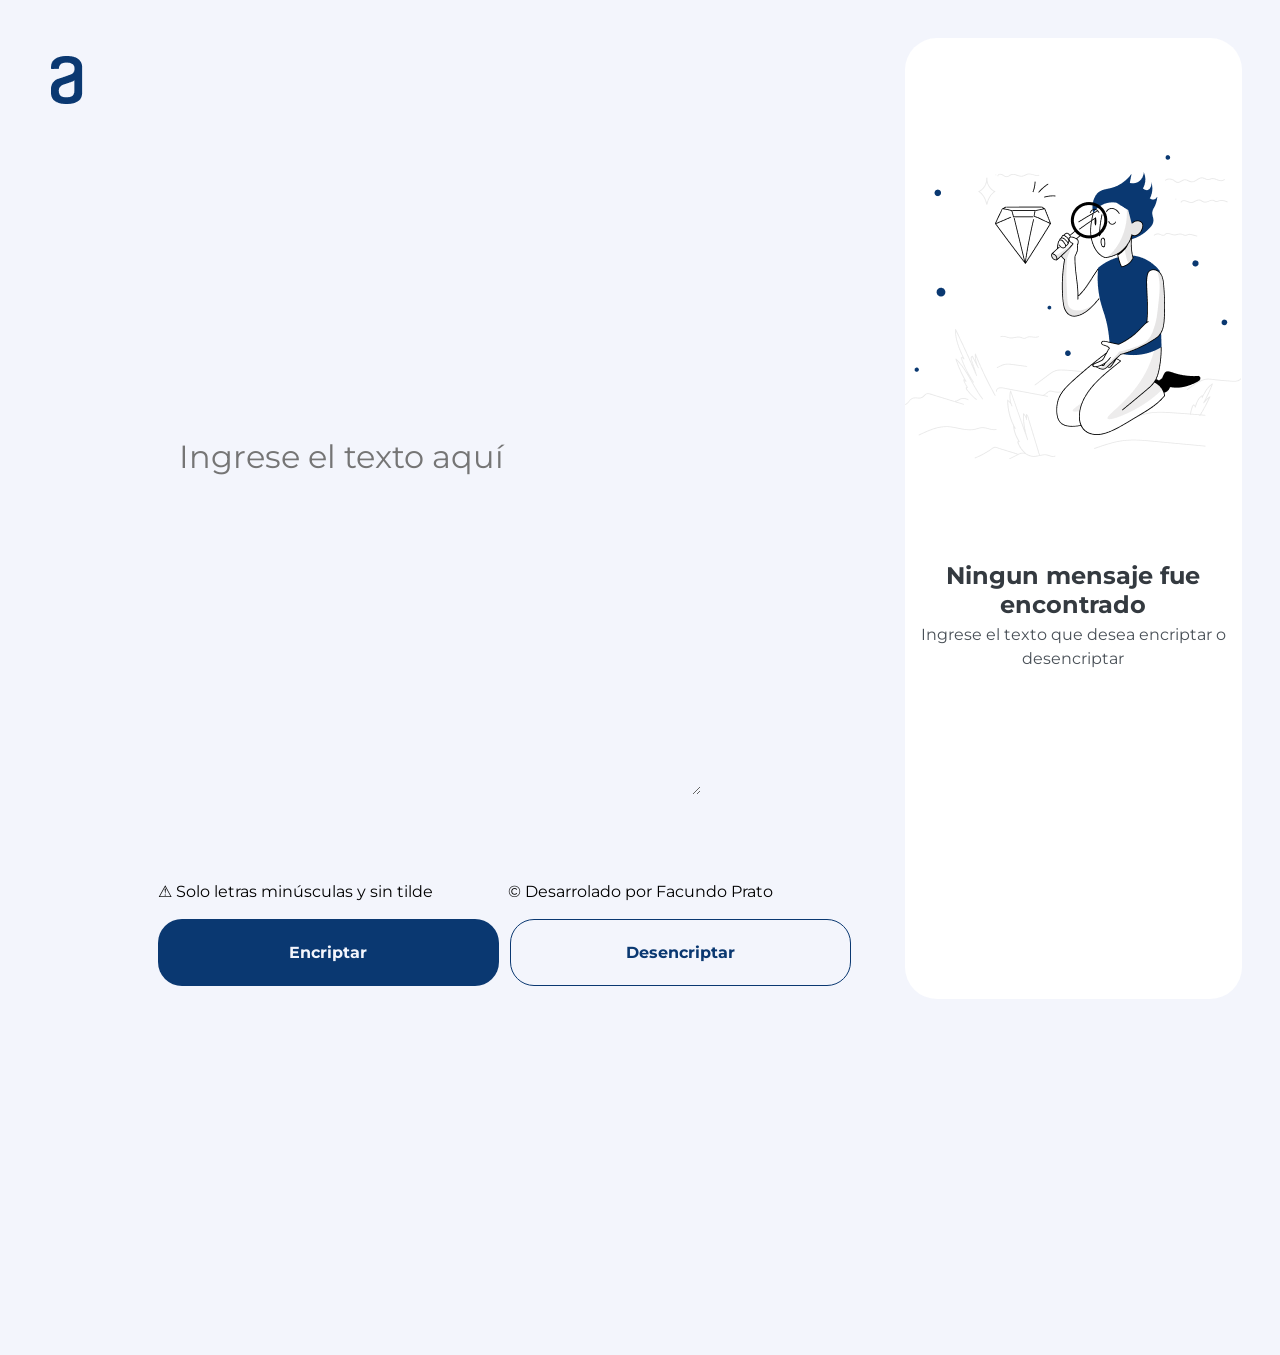
<file: index.html>
<!DOCTYPE html>

<html lang="es">
    
    <head>

        <meta charset="UTF-8"> 
        <title>Encriptador de texto</title>
        <meta name='viewport' content='width=device-width' user-scalable="no" initial-scale=1.0">
        <link rel="stylesheet" href="reset.css">
        <link rel="stylesheet" href="encriptador-style.css">
        <link href='https://fonts.googleapis.com/css2?family=Montserrat:wght@300&display=swap' rel="stylesheet">
        <link rel="icon" href="IMAGENES/logo-nuevo.png">
    
    </head>

    <body>

        <header>
            <div class="logo">
                <h1><img src="IMAGENES/Logo-1.png" alt="logo"></h1>
            </div>
        </header>

        <main class="contenedor">
                <div class="input-texto">
                    <form>

                        <section  id="ingresar-texto">
                            <textarea id="text-area" type="text" required placeholder="Ingrese el texto aquí" pattern="[a-z]{1,15}"></textarea>
                         </section>

                        <p id="solo-minus">	&#9888 Solo letras minúsculas y sin tilde</p> 
                        

                        <section class="botones">

                            <input type="submit" value="Encriptar" id="encriptar">

                            <input type="submit" value="Desencriptar" id="desencriptar">
                        
                        </section>
                       
                    </form> 
                </div>

                <div class="bloque-munheco">

                  <img src="IMAGENES/Muñeco.png" alt="Muñeco" id="imagen-munheco">
                  <p id="ningun-texto">Ningun mensaje fue encontrado</p>
                  <p id="ingrese-el-texto">Ingrese el texto que desea encriptar o desencriptar</p>
                  <p id="resultado-encriptado"></p>
                  <button id="copiar-encriptado">Copiar</button>

                </div>

                <script>
                             
                            document.getElementById('encriptar').onclick=encriptarTexto;

                            document.getElementById('desencriptar').onclick=desencriptarTexto;

                            //funcion encriptar texto

                            function encriptarTexto(evento) {

                                evento.preventDefault();
                                
                                var textoSinEncriptar = document.getElementById('text-area').value;

                                if(textoSinEncriptar!=''){
                                    //ampliar height de bloque-munheco al 40%

                                    var bloquesMunheco = document.getElementsByClassName("bloque-munheco");

                                    var formElement = document.querySelector("form");

                                    var bloquesMunheco = document.getElementsByClassName("bloque-munheco");

                                    if (formElement && bloquesMunheco.length > 0) {
                                    var formWidth = formElement.offsetWidth;
                                    if (formWidth <= 800) {
                                        bloquesMunheco[0].style.height = "40%";
                                    }
                                    }

                                    //continua la funcion

                                    var encriptacion = {
                                        'a': 'ai',
                                        'e': 'enter',
                                        'i': 'imes',
                                        'o': 'ober',
                                        'u': 'ufat'
                                    };
                                    
                                    var textoEncriptado = textoSinEncriptar.replace(/[aeiou]/gi, function(match) {
                                        return encriptacion[match.toLowerCase()];
                                    });

                                    // Ocultar elementos//
                                    document.getElementById('imagen-munheco').style.visibility = 'hidden';
                                    document.getElementById('ningun-texto').style.visibility = 'hidden';
                                    document.getElementById('ingrese-el-texto').style.visibility = 'hidden';

                                    //Texto encriptado a HTML//
                                    document.getElementById('resultado-encriptado').textContent = textoEncriptado;

                                    //Boton copiar visible//
                                    document.getElementById('copiar-encriptado').style.visibility='visible';

                                    // Limpiar el campo de text-area//
                                    //document.getElementById('text-area').value = '';//
                                }
                                    
                                    else{
                                        //visibilidad de la imagen munheco
                                        var imagenMunheco = document.getElementById("imagen-munheco");

                                        var formElement = document.querySelector("form");

                                        var formWidth = formElement.offsetWidth;

                                        if (formWidth <= 800) {
                                            imagenMunheco.style.visibility = "hidden";
                                        }       
                                        
                                        //reducir height de bloque-munheco al 20%

                                        var bloquesMunheco = document.getElementsByClassName("bloque-munheco");

                                        var formElement = document.querySelector("form");

                                        var bloquesMunheco = document.getElementsByClassName("bloque-munheco");

                                        if (formElement && bloquesMunheco.length > 0) {
                                            var formWidth = formElement.offsetWidth;
                                            if (formWidth <= 800) {
                                                bloquesMunheco[0].style.height = "20%";
                                            }
                                        }

                                        //visibilidad de los textos del bloque-munheco
                                        document.getElementById('ningun-texto').style.visibility='visible';
                                        document.getElementById('ingrese-el-texto').style.visibility='visible';

                                        //Texto encriptado a HTML//
                                        document.getElementById('resultado-encriptado').textContent = '';
                                            
                                        //Boton copiar  no visible//
                                        document.getElementById('copiar-encriptado').style.visibility='hidden';

                                    }
                            }

                            //funcion desencriptar texto

                            function desencriptarTexto(evento) {
                                evento.preventDefault();

                                var textoEncriptado = document.getElementById('text-area').value;

                                if (textoEncriptado !== '') {

                                    //ampliar height de bloque-munheco al 40%

                                    var bloquesMunheco = document.getElementsByClassName("bloque-munheco");

                                    var formElement = document.querySelector("form");

                                    var bloquesMunheco = document.getElementsByClassName("bloque-munheco");

                                    if (formElement && bloquesMunheco.length > 0) {
                                    var formWidth = formElement.offsetWidth;
                                    if (formWidth <= 800) {
                                        bloquesMunheco[0].style.height = "40%";
                                    }
                                    }

                                    //continua la funcion
                                    
                                    var desencriptacion = {
                                        'ai': 'a',
                                        'enter': 'e',
                                        'imes': 'i',
                                        'ober': 'o',
                                        'ufat': 'u'
                                    };

                                    var textoDesencriptado = textoEncriptado.replace(/ai|enter|imes|ober|ufat/gi, function(match) {
                                        return desencriptacion[match.toLowerCase()];
                                    });

                                    // Ocultar elementos
                                    document.getElementById('imagen-munheco').style.visibility = 'hidden';
                                    document.getElementById('ningun-texto').style.visibility = 'hidden';
                                    document.getElementById('ingrese-el-texto').style.visibility = 'hidden';

                                    // Texto desencriptado a HTML
                                    document.getElementById('resultado-encriptado').textContent = textoDesencriptado;

                                    // Boton copiar visible
                                    document.getElementById('copiar-encriptado').style.visibility = 'visible';
                                } 
                                    else {
                                        //visibilidad de la imagen munheco
                                        var imagenMunheco = document.getElementById("imagen-munheco");

                                        var formElement = document.querySelector("form");

                                        var formWidth = formElement.offsetWidth;

                                        if (formWidth <= 800) {
                                            imagenMunheco.style.visibility = "hidden";
                                        }  

                                        //reducir height de bloque-munheco al 20%

                                        var bloquesMunheco = document.getElementsByClassName("bloque-munheco");

                                        var formElement = document.querySelector("form");

                                        var bloquesMunheco = document.getElementsByClassName("bloque-munheco");

                                        if (formElement && bloquesMunheco.length > 0) {
                                            var formWidth = formElement.offsetWidth;
                                            if (formWidth <= 800) {
                                                bloquesMunheco[0].style.height = "20%";
                                            }
                                        }

                                        //visibilidad de los textos de bloque-munheco                       
                                        document.getElementById('ningun-texto').style.visibility = 'visible';
                                        document.getElementById('ingrese-el-texto').style.visibility = 'visible';

                                        // Texto desencriptado a HTML
                                        document.getElementById('resultado-encriptado').textContent = '';

                                        // Boton copiar no visible
                                        document.getElementById('copiar-encriptado').style.visibility = 'hidden';

                                    }
                            }

                        
                                document.getElementById('copiar-encriptado').onclick = function() {
                                    var resultadoEncriptado = document.getElementById('resultado-encriptado');
                                    
                                    // Crear un elemento de textarea temporal para copiar el texto encriptado
                                    var tempTextarea = document.createElement('textarea');
                                    tempTextarea.value = resultadoEncriptado.textContent;
                                    document.body.appendChild(tempTextarea);
                                    
                                    // Seleccionar el texto dentro del textarea temporal
                                    tempTextarea.select();
                                    tempTextarea.setSelectionRange(0, 99999); // Para dispositivos móviles
                                    
                                    // Copiar el texto al portapapeles
                                    document.execCommand('copy');
                                    
                                    // Eliminar el textarea temporal
                                    document.body.removeChild(tempTextarea);
                                    
                                    // Alerta o mensaje de éxito
                                    alert('Texto encriptado copiado al portapapeles.');
                                };
                            
                           
                </script> 

        </main>
        
        <footer>
            <p class="copyright">&copy Desarrolado por Facundo Prato</p>
        </footer>
        
    </body>
</html>
</file>
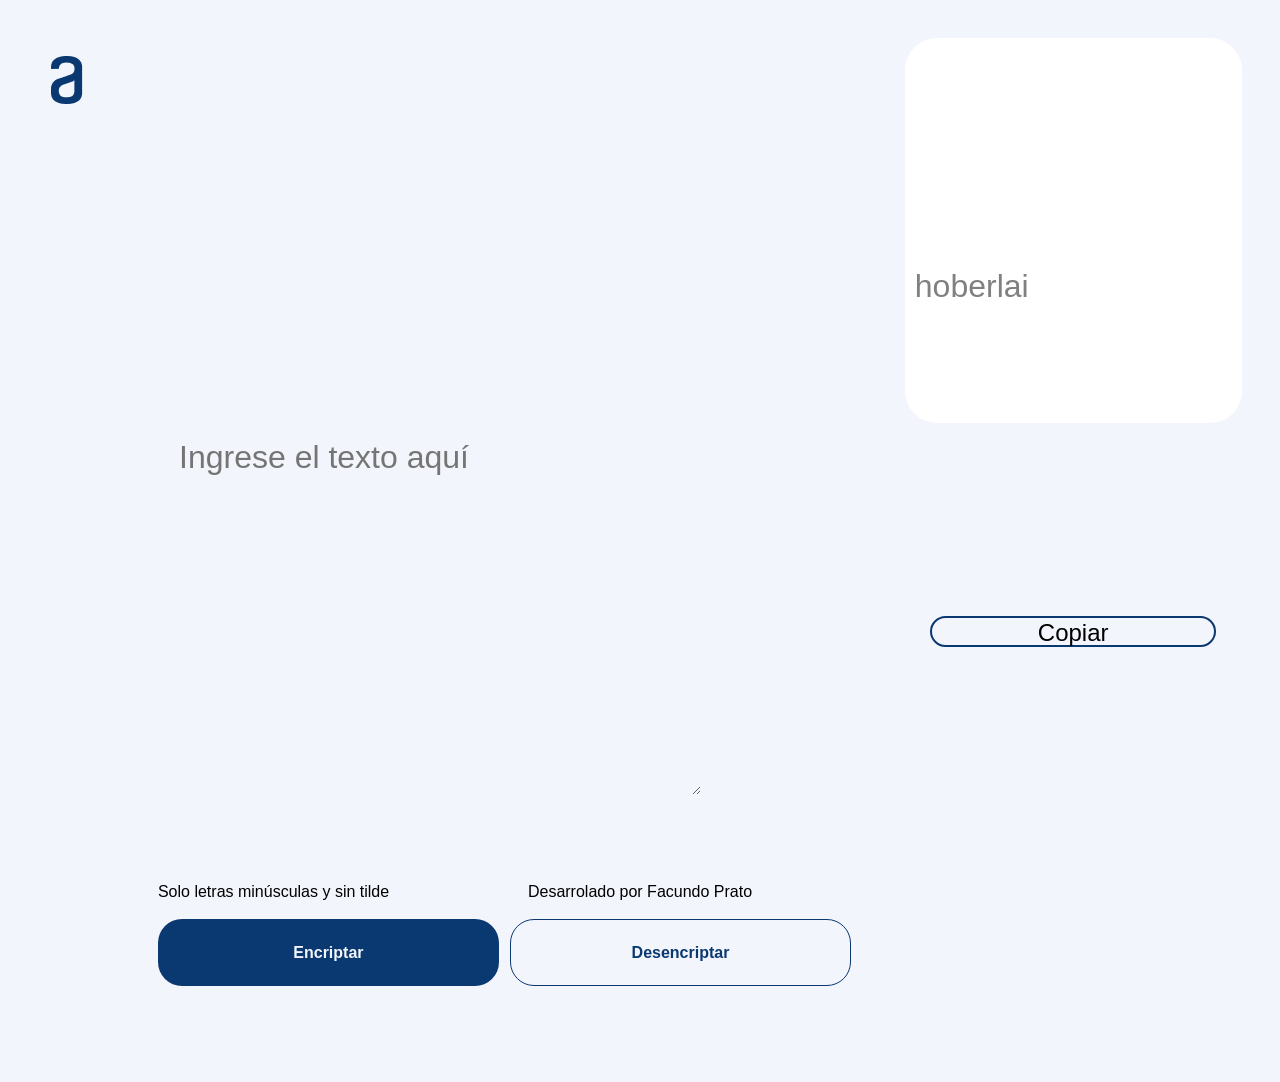
<file: Encriptador de texto.html>
<!DOCTYPE html>
<!-- saved from url=(0099)file:///C:/Users/Joaquin/FACUNDO/PROGRAMACION/ORACLE%20ONE/ALURA%20INTRO/CHALLENGE/encriptador.html -->
<html lang="es"><head><meta http-equiv="Content-Type" content="text/html; charset=UTF-8">

         
        <title>Encriptador de texto</title>
        <meta name="viewport" content="width=device-width" user-scalable="no" initial-scale="1.0&quot;">
        <link rel="stylesheet" href="./Encriptador de texto_files/reset.css">
        <link rel="stylesheet" href="./Encriptador de texto_files/encriptador-style.css">
        <link href="./Encriptador de texto_files/css2" rel="stylesheet">
        <link rel="icon" href="file:///C:/Users/Joaquin/FACUNDO/PROGRAMACION/ORACLE%20ONE/ALURA%20INTRO/CHALLENGE/IMAGENES/logo-nuevo.png">
    
    </head>

    <body>

        <header>
            <div class="logo">
                <h1><img src="./Encriptador de texto_files/Logo-1.png" alt="logo"></h1>
            </div>
        </header>

        <main class="contenedor">
                <div class="input-texto">
                    <form>

                        <section id="ingresar-texto">
                            <textarea id="text-area" type="text" required="" placeholder="Ingrese el texto aquí" pattern="[a-z]{1,15}"></textarea>
                         </section>

                        <p id="solo-minus">Solo letras minúsculas y sin tilde</p> 

                        <section class="botones">
                            
                             

                            <input type="submit" value="Encriptar" id="encriptar">

                            <input type="submit" value="Desencriptar" id="desencriptar">
                        
                        </section>
                       
                    </form> 
                </div>

                <div class="bloque-munheco" style="height: 40%;">

                  <img src="./Encriptador de texto_files/Muñeco.png" alt="Muñeco" id="imagen-munheco" style="visibility: hidden;">
                  <p id="ningun-texto" style="visibility: hidden;">Ningun mensaje fue encontrado</p>
                  <p id="ingrese-el-texto" style="visibility: hidden;">Ingrese el texto que desea encriptar o desencriptar</p>
                  <p id="resultado-encriptado">hoberlai</p>
                  <button id="copiar-encriptado" style="visibility: visible;">Copiar</button>

                </div>

                <script>
                             
                            document.getElementById('encriptar').onclick=encriptarTexto;

                            document.getElementById('desencriptar').onclick=desencriptarTexto;

                            //funcion encriptar texto

                            function encriptarTexto(evento) {

                                evento.preventDefault();
                                
                                var textoSinEncriptar = document.getElementById('text-area').value;

                                if(textoSinEncriptar!=''){
                                    //ampliar height de bloque-munheco al 40%

                                    var bloquesMunheco = document.getElementsByClassName("bloque-munheco");

                                    var formElement = document.querySelector("form");

                                    var bloquesMunheco = document.getElementsByClassName("bloque-munheco");

                                    if (formElement && bloquesMunheco.length > 0) {
                                    var formWidth = formElement.offsetWidth;
                                    if (formWidth <= 800) {
                                        bloquesMunheco[0].style.height = "40%";
                                    }
                                    }

                                    //continua la funcion

                                    var encriptacion = {
                                        'a': 'ai',
                                        'e': 'enter',
                                        'i': 'imes',
                                        'o': 'ober',
                                        'u': 'ufat'
                                    };
                                    
                                    var textoEncriptado = textoSinEncriptar.replace(/[aeiou]/gi, function(match) {
                                        return encriptacion[match.toLowerCase()];
                                    });

                                    // Ocultar elementos//
                                    document.getElementById('imagen-munheco').style.visibility = 'hidden';
                                    document.getElementById('ningun-texto').style.visibility = 'hidden';
                                    document.getElementById('ingrese-el-texto').style.visibility = 'hidden';

                                    //Texto encriptado a HTML//
                                    document.getElementById('resultado-encriptado').textContent = textoEncriptado;

                                    //Boton copiar visible//
                                    document.getElementById('copiar-encriptado').style.visibility='visible';

                                    // Limpiar el campo de text-area//
                                    //document.getElementById('text-area').value = '';//
                                }
                                    
                                    else{
                                        //visibilidad de la imagen munheco
                                        var imagenMunheco = document.getElementById("imagen-munheco");

                                        var formElement = document.querySelector("form");

                                        var formWidth = formElement.offsetWidth;

                                        if (formWidth <= 800) {
                                            imagenMunheco.style.visibility = "hidden";
                                        }                         
                                        //visibilidad de los textos del bloque-munheco
                                        document.getElementById('ningun-texto').style.visibility='visible';
                                        document.getElementById('ingrese-el-texto').style.visibility='visible';

                                        //Texto encriptado a HTML//
                                        document.getElementById('resultado-encriptado').textContent = '';
                                            
                                        //Boton copiar  no visible//
                                        document.getElementById('copiar-encriptado').style.visibility='hidden';

                                    }
                            }

                            //funcion desencriptar texto

                            function desencriptarTexto(evento) {
                                evento.preventDefault();

                                var textoEncriptado = document.getElementById('text-area').value;

                                if (textoEncriptado !== '') {

                                    //ampliar height de bloque-munheco al 40%

                                    var bloquesMunheco = document.getElementsByClassName("bloque-munheco");

                                    var formElement = document.querySelector("form");

                                    var bloquesMunheco = document.getElementsByClassName("bloque-munheco");

                                    if (formElement && bloquesMunheco.length > 0) {
                                    var formWidth = formElement.offsetWidth;
                                    if (formWidth <= 800) {
                                        bloquesMunheco[0].style.height = "40%";
                                    }
                                    }

                                    //continua la funcion
                                    
                                    var desencriptacion = {
                                        'ai': 'a',
                                        'enter': 'e',
                                        'imes': 'i',
                                        'ober': 'o',
                                        'ufat': 'u'
                                    };

                                    var textoDesencriptado = textoEncriptado.replace(/ai|enter|imes|ober|ufat/gi, function(match) {
                                        return desencriptacion[match.toLowerCase()];
                                    });

                                    // Ocultar elementos
                                    document.getElementById('imagen-munheco').style.visibility = 'hidden';
                                    document.getElementById('ningun-texto').style.visibility = 'hidden';
                                    document.getElementById('ingrese-el-texto').style.visibility = 'hidden';

                                    // Texto desencriptado a HTML
                                    document.getElementById('resultado-encriptado').textContent = textoDesencriptado;

                                    // Boton copiar visible
                                    document.getElementById('copiar-encriptado').style.visibility = 'visible';
                                } 
                                    else {
                                        //visibilidad de la imagen munheco
                                        var imagenMunheco = document.getElementById("imagen-munheco");

                                        var formElement = document.querySelector("form");

                                        var formWidth = formElement.offsetWidth;

                                        if (formWidth <= 800) {
                                            imagenMunheco.style.visibility = "hidden";
                                        }  
                                        //visibilidad de los textos de bloque-munheco                       
                                        document.getElementById('ningun-texto').style.visibility = 'visible';
                                        document.getElementById('ingrese-el-texto').style.visibility = 'visible';

                                        // Texto desencriptado a HTML
                                        document.getElementById('resultado-encriptado').textContent = '';

                                        // Boton copiar no visible
                                        document.getElementById('copiar-encriptado').style.visibility = 'hidden';

                                         //ampliar height de bloque-munheco al 40%

                                        var bloquesMunheco = document.getElementsByClassName("bloque-munheco");

                                        var formElement = document.querySelector("form");

                                        var bloquesMunheco = document.getElementsByClassName("bloque-munheco");

                                        if (formElement && bloquesMunheco.length > 0) {
                                            var formWidth = formElement.offsetWidth;
                                            if (formWidth <= 800) {
                                                bloquesMunheco[0].style.height = "40%";
                                            }
                                        }
                                    }
                            }

                        
                                document.getElementById('copiar-encriptado').onclick = function() {
                                    var resultadoEncriptado = document.getElementById('resultado-encriptado');
                                    
                                    // Crear un elemento de textarea temporal para copiar el texto encriptado
                                    var tempTextarea = document.createElement('textarea');
                                    tempTextarea.value = resultadoEncriptado.textContent;
                                    document.body.appendChild(tempTextarea);
                                    
                                    // Seleccionar el texto dentro del textarea temporal
                                    tempTextarea.select();
                                    tempTextarea.setSelectionRange(0, 99999); // Para dispositivos móviles
                                    
                                    // Copiar el texto al portapapeles
                                    document.execCommand('copy');
                                    
                                    // Eliminar el textarea temporal
                                    document.body.removeChild(tempTextarea);
                                    
                                    // Alerta o mensaje de éxito
                                    alert('Texto encriptado copiado al portapapeles.');
                                };
                            
                           
                </script> 

        </main>
        
        <footer>
            <p class="copyright">Desarrolado por Facundo Prato</p>
        </footer>
        
    

</body></html>
</file>
<file: encriptador-style.css>
body {
    height: 1044px;
    width: 100%;
    background: #F3F5FC;
  }
  
  .logo {
    position: absolute;
    left: 0.52%;
    top: 6.2%;
    
  }
  
  .contenedor {
    height: 92%;
    margin: 3%;
    display: flex;
  }
  form{
    flex: 70%;
    width: 100%;
    height: 100%;
  }

  #ingresar-texto{
  height: 70%;
  
  }

  .input-texto {
    flex: 72%;
  }
  
  .input-texto textarea[type="text"] {
    width: 60%;
    height: 100%;
    position: relative;
    top: 12%;
    left: 16%;
    text-overflow: clip;
    background: #F3F5FC;
    border: none;
    outline: none;
    font-size: 32px;
    align-content: center;
    color: rgba(10, 56, 113, 1);
    font-family: 'Montserrat', sans-serif;
    font-style: normal;
    font-weight: 400px;
    line-height: 48px; 

  }
  
  .botones {
    width: 80%;
    position: relative;
    top: 20%;
    left: 13.8%;
    display: flex;
    flex-direction: row;
    gap: 1.6%;
  }
  
  .botones input[type="submit"] {
    width: 50%;
    height: 67px;
    position: relative;
    border: none;
    border-radius: 24px;
    cursor: pointer;
    font-family: 'Montserrat', sans-serif;
    font-weight: bold;
    font-size: 16px;
    line-height: 19px;
    text-align: center;
    background-color: rgba(10, 56, 113, 1);
    color: #F3F5FC;
  }
  #desencriptar{
    border: 1px solid;
    border-color: rgba(10, 56, 113, 1);
    background-color: transparent;
    color: rgba(10, 56, 113, 1);
  }
  
  form p {
    position: relative;
    top: 18%;
    left: 13.8%;
    font-family: 'Montserrat', sans-serif;
    font-style: normal;
  }

  .bloque-munheco {
    overflow-wrap: break-word;
    flex: 28%;
    background-color: white;
    border: none;
    border-radius: 32px;
    text-align: center;
  }
  .bloque-munheco img{
   position: relative;
   top: 12.15%;
  }
  .bloque-munheco p{
    position: relative;
    padding-bottom: 1.1%;
    top: 22.57%;
    font-size: larger;
    font-family: 'Montserrat', sans-serif;
  }
  #ningun-texto{
    font-weight: bold;
    font-size: 24px;
    line-height: 29px;
    line-height: 120%;
    color: #343A40;
  }
  #ingrese-el-texto{
    width: 100%;
    height: 3.3%;
    font-size: 16px;
    line-height: 24px;
    line-height: 150%;
    margin-right: 0 !important;
    color: #495057;
  }
  #resultado-encriptado {
    box-sizing: content-box;
    word-wrap: break-word;
    overflow: auto;
    top: -40%;
    width: 98%;
    height: 85%;
    position: relative;
    padding: 3%;
    text-align: left;
    font-size: 32px;
    line-height: 36px;
    vertical-align: top;
    color: grey;
}
  #copiar-encriptado {
    visibility: hidden;
    font-size: 24px;
    width: 85%;
    height: 8%;
    position: relative;
    left: 0%;
    top: -40%;
    border: 2px solid rgba(10, 56, 113, 1);
    border-radius: 30px;
    background-color: transparent;
}
  footer p{
    width: 100%;
    position: absolute;
    bottom: 0;
    text-align: center;
    font-family: 'Montserrat', sans-serif;
    font-style: normal;
  }
  /*media para tablet*/
  @media screen and (max-width:800px){
  
    body{
      height: 1384px;
      width: 100%;
      background: #F3F5FC;
      padding: 5%;
    }
    .contenedor{
      display: flex;
      flex-direction: column;
      margin: 0;
    }
    .logo{
      justify-content: left;
    }
    form{
      width: 100%;
    }
    #ingresar-texto {
      width: 100%;
      height: 63.3%;
      position: relative;
      top: 20%;
    }
    .input-texto textarea[type="text"]{
     width: 100%;
     height: 100%;
     position: relative;
     top: 0;
     left: 0;
    
    }
    form p {
      position: relative;
      top: 25%;
      left: 0;
    }
    .botones{
      width: 100%;
      position: relative;
      left: 0;
      top: 26%;
    }

    .botones input[type="submit"] {
      width: 100%;
      height: 67px;
      border: none;
      margin-top: 5px;
      text-align: center;
    }
    #desencriptar{
      background:none;
    }
    .bloque-munheco {
      position: relative;
      top: 3%;
      flex: none;
      height: 20%;
      width: 100%;
      border-radius: 20px;
      border-color: #F3F5FC;
      background-color: #FFFFFF;
      box-shadow: 0 24px 32px -8px rgba(0, 0, 0, 0.08);
    }
    .bloque-munheco p {
      top: -83%;
      position: relative;
      width: inherit;
    }
    #ningun-texto{
      font-size: 32px;
    }

    #ingrese-el-texto{
      top: -79%;
      font-size: 25px;
    }

    #imagen-munheco{
        visibility: hidden;
    }
    
    
    #resultado-encriptado{
      width: auto;
      height: 69%;
      top: -75%;
    }

    #copiar-encriptado {
      visibility: hidden;
      width: 90%;
      height: 20%;
      position: relative;
      left: 0;
      top: -75%;
    }

    footer{
    position: relative;
    top: 15%;
    text-align: center;
    width: 100%;
    height: 5%;
    }

    footer p{
      width: 100%;
    }
  }
  
    /*media para movil*/
  @media screen and (max-width:400px){
    body{
      height: 933px;
      width: 100%;
    }
    .logo {
      position: absolute;
      left: 0;
      top: 2.57%;
    }
    form {
      height: 100%;
      width: 100%;
      position: relative;
    }
    #ingresar-texto {
      width: 100%;
      height: 72%;
      position: relative;
    }
   
    .input-texto textarea[type="text"] {
      width: 100%;
      top: 16%;
      height: 83%;
    }
    
    #ingresar-texto {
      width: 90%;
      height: 53.3%;
      position: absolute;
      top: 5%;
    }
    
    form p {
      position: relative;
      top: 75%;
    }

    .botones {
      position: relative;
      top: 75%;
      display: flex;
      flex-direction: column;
    }

    .bloque-munheco {
      height: 20%;
      position: relative;
      margin-top: 3%;
      top: 5%;
      border-radius: 20px;
      border-color: #F3F5FC;
      background-color: #FFFFFF;
    }
  
    #ningun-texto{
      font-size: 28px;
      top: -167%;
    }

    #ingrese-el-texto{
      font-size: 16px;
      top: -163%;
    }

    #copiar-encriptado{
      margin-top: 3%;
      top: 87%;
      left: 85%;
      background-color: #F3F5FC;
    }

    #resultado-encriptado {
      position: relative;
      width: 100%;
      top: -115%;
    }
    #copiar-encriptado{
      visibility: hidden;
      width: 90%;
      height: 20%;
      position: absolute;
      left: 0%;
    }
    #copiar-encriptado {
      visibility: hidden;
      width: 90%;
      height: 20%;
      position: relative;
      left: 0;
      background-color: transparent;
      top: -117%;
    }
    footer{
      text-align: center;
      position: relative;
      top: 15%;
      text-align: center;
      width: 100%;
      height: 5%;
      }
    footer p{
      width: 100%;
    }

  }
</file>
<file: Encriptador de texto_files/encriptador-style.css>
body {
    height: 1044px;
    width: 100%;
    background: #F3F5FC;
  }
  
  .logo {
    position: absolute;
    left: 0.52%;
    top: 6.2%;
    
  }
  
  .contenedor {
    height: 92%;
    margin: 3%;
    display: flex;
  }
  form{
    flex: 70%;
    width: 100%;
    height: 100%;
  }

  #ingresar-texto{
  height: 70%;
  
  }

  .input-texto {
    flex: 72%;
  }
  
  .input-texto textarea[type="text"] {
    width: 60%;
    height: 100%;
    position: relative;
    top: 12%;
    left: 16%;
    text-overflow: clip;
    background: #F3F5FC;
    border: none;
    outline: none;
    font-size: 32px;
    align-content: center;
    color: rgba(10, 56, 113, 1);
    font-family: 'Montserrat', sans-serif;
    font-style: normal;
    font-weight: 400px;
    line-height: 48px; 

  }
  
  .botones {
    width: 80%;
    position: relative;
    top: 20%;
    left: 13.8%;
    display: flex;
    flex-direction: row;
    gap: 1.6%;
  }
  
  .botones input[type="submit"] {
    width: 50%;
    height: 67px;
    position: relative;
    border: none;
    border-radius: 24px;
    cursor: pointer;
    font-family: 'Montserrat', sans-serif;
    font-weight: bold;
    font-size: 16px;
    line-height: 19px;
    text-align: center;
    background-color: rgba(10, 56, 113, 1);
    color: #F3F5FC;
  }
  #desencriptar{
    border: 1px solid;
    border-color: rgba(10, 56, 113, 1);
    background-color: transparent;
    color: rgba(10, 56, 113, 1);
  }
  
  form p {
    position: relative;
    top: 18%;
    left: 13.8%;
    font-family: 'Montserrat', sans-serif;
    font-style: normal;
  }

  .bloque-munheco {
    overflow-wrap: break-word;
    flex: 28%;
    background-color: white;
    border: none;
    border-radius: 32px;
    text-align: center;
  }
  .bloque-munheco img{
   position: relative;
   top: 12.15%;
  }
  .bloque-munheco p{
    position: relative;
    padding-bottom: 1.1%;
    top: 22.57%;
    font-size: larger;
    font-family: 'Montserrat', sans-serif;
  }
  #ningun-texto{
    font-weight: bold;
    font-size: 24px;
    line-height: 29px;
    line-height: 120%;
    color: #343A40;
  }
  #ingrese-el-texto{
    width: 100%;
    height: 3.3%;
    font-size: 16px;
    line-height: 24px;
    line-height: 150%;
    margin-right: 0 !important;
    color: #495057;
  }
  #resultado-encriptado {
    overflow: auto;
    top: -43%;
    width: 100%;
    height: 85%;
    position: relative;
    padding: 3%;
    text-align: left;
    font-size: 32px;
    line-height: 36px;
    vertical-align: top;
    color: grey;
}
  #copiar-encriptado {
    visibility: hidden;
    font-size: 24px;
    width: 85%;
    height: 8%;
    position: relative;
    left: 0%;
    top: -40%;
    border: 2px solid rgba(10, 56, 113, 1);
    border-radius: 30px;
    background-color: transparent;
}
  footer p{
    width: 100%;
    position: absolute;
    bottom: 0;
    text-align: center;
    font-family: 'Montserrat', sans-serif;
    font-style: normal;
  }
  /*media para tablet*/
  @media screen and (max-width:800px){
  
    body{
      height: 1384px;
      width: 100%;
      background: #F3F5FC;
      padding: 5%;
    }
    .contenedor{
      display: flex;
      flex-direction: column;
      margin: 0;
    }
    .logo{
      justify-content: left;
    }
    form{
      width: 100%;
    }
    #ingresar-texto {
      width: 90%;
      height: 53.3%;
      position: absolute;
      top: 20.44%;
    }
    .input-texto textarea[type="text"]{
     width: 100%;
     height: 100%;
     position: relative;
     top: 0;
     left: 0;
    
    }
    form p {
      position: relative;
      top: 87%;
      left: 1.5%;
    }
    .botones{
      width: 100%;
      position: relative;
      left: 0;
      top: 88%;
    }

    .botones input[type="submit"] {
      width: 100%;
      height: 67px;
      border: none;
      margin-top: 5px;
      text-align: center;
    }
    #desencriptar{
      background:none;
    }
    .bloque-munheco {
      position: relative;
      top: 3%;
      flex: none;
      height: 11.3%;
      width: 100%;
      border-radius: 20px;
      border-color: #F3F5FC;
      background-color: #FFFFFF;
      box-shadow: 0 24px 32px -8px rgba(0, 0, 0, 0.08);
    }
    .bloque-munheco p {
      position: absolute;
      width: inherit;
    }
  
    #ingrese-el-texto{
      top: 60%;
    }

    #imagen-munheco{
        visibility: hidden;
    }
    
    
    #resultado-encriptado{
      width: auto;
    }
    #copiar-encriptado {
      visibility: hidden;
      width: 90%;
      height: 20%;
      position: relative;
      left: 0;
      top: 15%;
    }
    footer{
    position: relative;
    top: 15%;
    text-align: center;
    width: 100%;
    height: 5%;
    }
    footer p{
      width: 100%;
    }
  }
  
    /*media para movil*/
  @media screen and (max-width:400px){
    body{
      height: 933px;
      width: 100%;
    }
    .logo {
      position: absolute;
      left: 0;
      top: 2.57%;
    }
    form {
      top: 5%;
      height: 100%;
      width: 100%;
      position: relative;
    }
    #ingresar-texto {
      width: 100%;
      position: relative;
      top: 4%;
    }
   
    .input-texto textarea[type="text"] {
    width: 100%;
    top: 14%;
    }
    .botones {
      position: relative;
      top: 23%;
      display: flex;
      flex-direction: column;
    }
  #ingresar-texto {
    width: 90%;
    height: 53.3%;
    position: absolute;
    top: 5%;
  }
  
  
  .bloque-munheco {
    height: 20%;
    position: relative;
    margin-top: 3%;
    top: auto;
    border-radius: 20px;
    border-color: #F3F5FC;
    background-color: #FFFFFF;
  }
    form p {
      position: relative;
      top: 80%;
    }
    #ningun-texto{
      font-size: 28px;
      top: 15%;
    }
    #ingrese-el-texto{
      font-size: 16px;
      top: 65%;
    }#copiar-encriptado{
      top: 87%;
      left: 85%;
      background-color: #F3F5FC;
    }

    #resultado-encriptado {
      width: auto;
    }
    #copiar-encriptado{
      visibility: hidden;
      width: 90%;
      height: 20%;
      position: absolute;
      left: 0%;
    }
    #copiar-encriptado {
      visibility: hidden;
      width: 90%;
      height: 20%;
      position: relative;
      left: 0;
      background-color: transparent;
      top: -13%;
    }
    footer{
      text-align: center;
      position: relative;
      top: 15%;
      text-align: center;
      width: 100%;
      height: 5%;
      }
    footer p{
      width: 100%;
    }

  }
</file>
